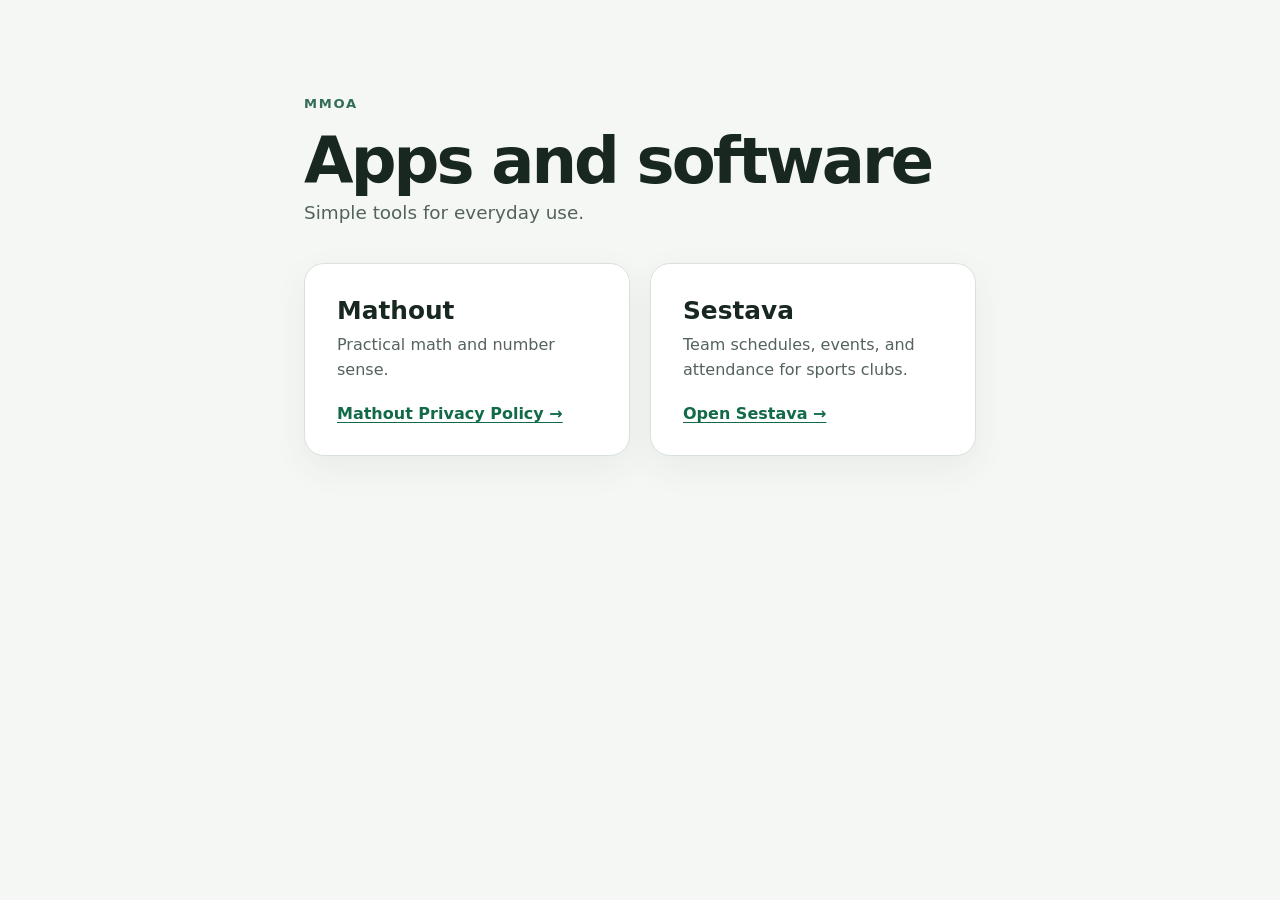
<file: index.html>
<!doctype html>
<html lang="en">
<head>
  <meta charset="utf-8">
  <meta name="viewport" content="width=device-width, initial-scale=1">
  <meta name="color-scheme" content="light dark">
  <title>MMOA · Apps and software</title>
  <style>
    :root { font-family: system-ui, -apple-system, BlinkMacSystemFont, "Segoe UI", sans-serif; color-scheme: light dark; }
    body { margin: 0; background: #f5f7f5; color: #182821; }
    main { max-width: 42rem; margin: min(12vh, 6rem) auto; padding: 0 1.25rem; }
    .eyebrow { color: #326e57; font-size: .82rem; font-weight: 750; letter-spacing: .13em; text-transform: uppercase; }
    h1 { margin: .5rem 0 0; font-size: clamp(2.6rem, 8vw, 4rem); letter-spacing: -.045em; }
    .lead { margin: .25rem 0 2.5rem; color: #53635b; font-size: 1.15rem; }
    article { padding: clamp(1.4rem, 5vw, 2rem); border: 1px solid #d8e2da; border-radius: 1.25rem; background: #fff; box-shadow: 0 12px 35px #183d2610; }
    .products { display: grid; gap: 1.25rem; }
    @media (min-width: 40rem) { .products { grid-template-columns: 1fr 1fr; } }
    h2 { margin: 0 0 .4rem; font-size: 1.55rem; }
    article p { margin: 0 0 1.35rem; color: #53635b; line-height: 1.6; }
    a { color: #126a48; font-weight: 650; text-underline-offset: .2em; }
    a:focus-visible { outline: 3px solid #126a48; outline-offset: 4px; border-radius: 2px; }
    @media (prefers-color-scheme: dark) { body { background: #101b16; color: #edf5ee; } article { background: #192820; border-color: #344b3a; } .lead, article p { color: #b3c6b8; } .eyebrow, a { color: #8de2ae; } a:focus-visible { outline-color: #8de2ae; } }
  </style>
</head>
<body>
  <main>
    <header>
      <p class="eyebrow">MMOA</p>
      <h1>Apps and software</h1>
      <p class="lead">Simple tools for everyday use.</p>
    </header>
    <div class="products">
      <article aria-labelledby="mathout-title">
        <h2 id="mathout-title">Mathout</h2>
        <p>Practical math and number sense.</p>
        <a href="mathout/privacy/">Mathout Privacy Policy →</a>
      </article>
      <article aria-labelledby="sestava-title">
        <h2 id="sestava-title">Sestava</h2>
        <p>Team schedules, events, and attendance for sports clubs.</p>
        <a href="sestava/">Open Sestava →</a>
      </article>
    </div>
  </main>
</body>
</html>
</file>
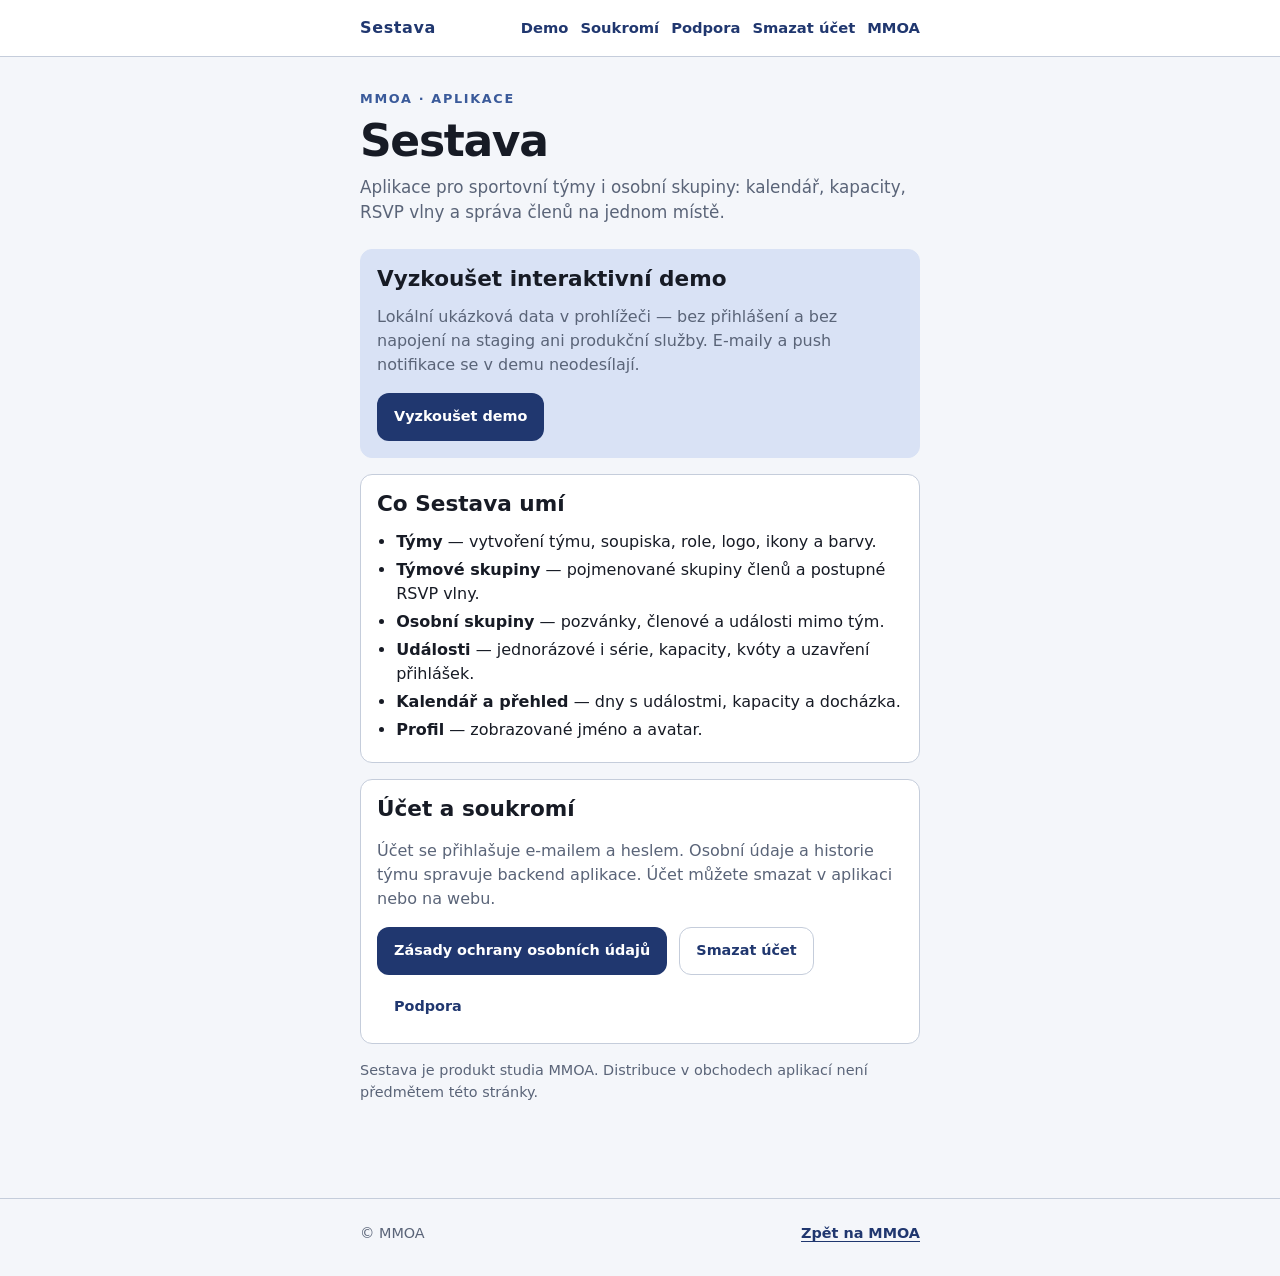
<file: sestava/index.html>
<!doctype html>
<html lang="cs">
<head>
  <meta charset="utf-8">
  <meta name="viewport" content="width=device-width, initial-scale=1">
  <meta name="description" content="Sestava — správa sportovních týmů, událostí a účasti.">
  <title>Sestava · MMOA</title>
  <link rel="stylesheet" href="assets/sestava.css">
</head>
<body class="sestava">
  <header class="site-header">
    <div class="wrap">
      <a class="brand" href="./">Sestava</a>
      <nav class="nav-links" aria-label="Sestava">
        <a href="../demo/">Demo</a>
        <a href="privacy/">Soukromí</a>
        <a href="support/">Podpora</a>
        <a href="delete-account/">Smazat účet</a>
        <a href="../">MMOA</a>
      </nav>
    </div>
  </header>

  <main class="wrap">
    <p class="eyebrow">MMOA · Aplikace</p>
    <h1>Sestava</h1>
    <p class="lead">
      Aplikace pro sportovní týmy i osobní skupiny: kalendář, kapacity, RSVP vlny a správa členů na jednom místě.
    </p>

    <div class="card card--accent">
      <h2 style="margin-top:0">Vyzkoušet interaktivní demo</h2>
      <p class="muted" style="margin-top:0">
        Lokální ukázková data v prohlížeči — bez přihlášení a bez napojení na staging ani produkční služby.
        E-maily a push notifikace se v demu neodesílají.
      </p>
      <div class="actions">
        <a class="btn btn-filled" href="../demo/">Vyzkoušet demo</a>
      </div>
    </div>

    <div class="card">
      <h2 style="margin-top:0">Co Sestava umí</h2>
      <ul>
        <li><strong>Týmy</strong> — vytvoření týmu, soupiska, role, logo, ikony a barvy.</li>
        <li><strong>Týmové skupiny</strong> — pojmenované skupiny členů a postupné RSVP vlny.</li>
        <li><strong>Osobní skupiny</strong> — pozvánky, členové a události mimo tým.</li>
        <li><strong>Události</strong> — jednorázové i série, kapacity, kvóty a uzavření přihlášek.</li>
        <li><strong>Kalendář a přehled</strong> — dny s událostmi, kapacity a docházka.</li>
        <li><strong>Profil</strong> — zobrazované jméno a avatar.</li>
      </ul>
    </div>

    <div class="card">
      <h2 style="margin-top:0">Účet a soukromí</h2>
      <p class="muted">
        Účet se přihlašuje e-mailem a heslem. Osobní údaje a historie týmu spravuje backend aplikace.
        Účet můžete smazat v aplikaci nebo na webu.
      </p>
      <div class="actions">
        <a class="btn btn-filled" href="privacy/">Zásady ochrany osobních údajů</a>
        <a class="btn btn-outlined" href="delete-account/">Smazat účet</a>
        <a class="btn btn-text" href="support/">Podpora</a>
      </div>
    </div>

    <p class="muted" style="font-size:.9rem">
      Sestava je produkt studia MMOA. Distribuce v obchodech aplikací není předmětem této stránky.
    </p>
  </main>

  <footer>
    <div class="wrap">
      <span>© MMOA</span>
      <a href="../">Zpět na MMOA</a>
    </div>
  </footer>
</body>
</html>
</file>
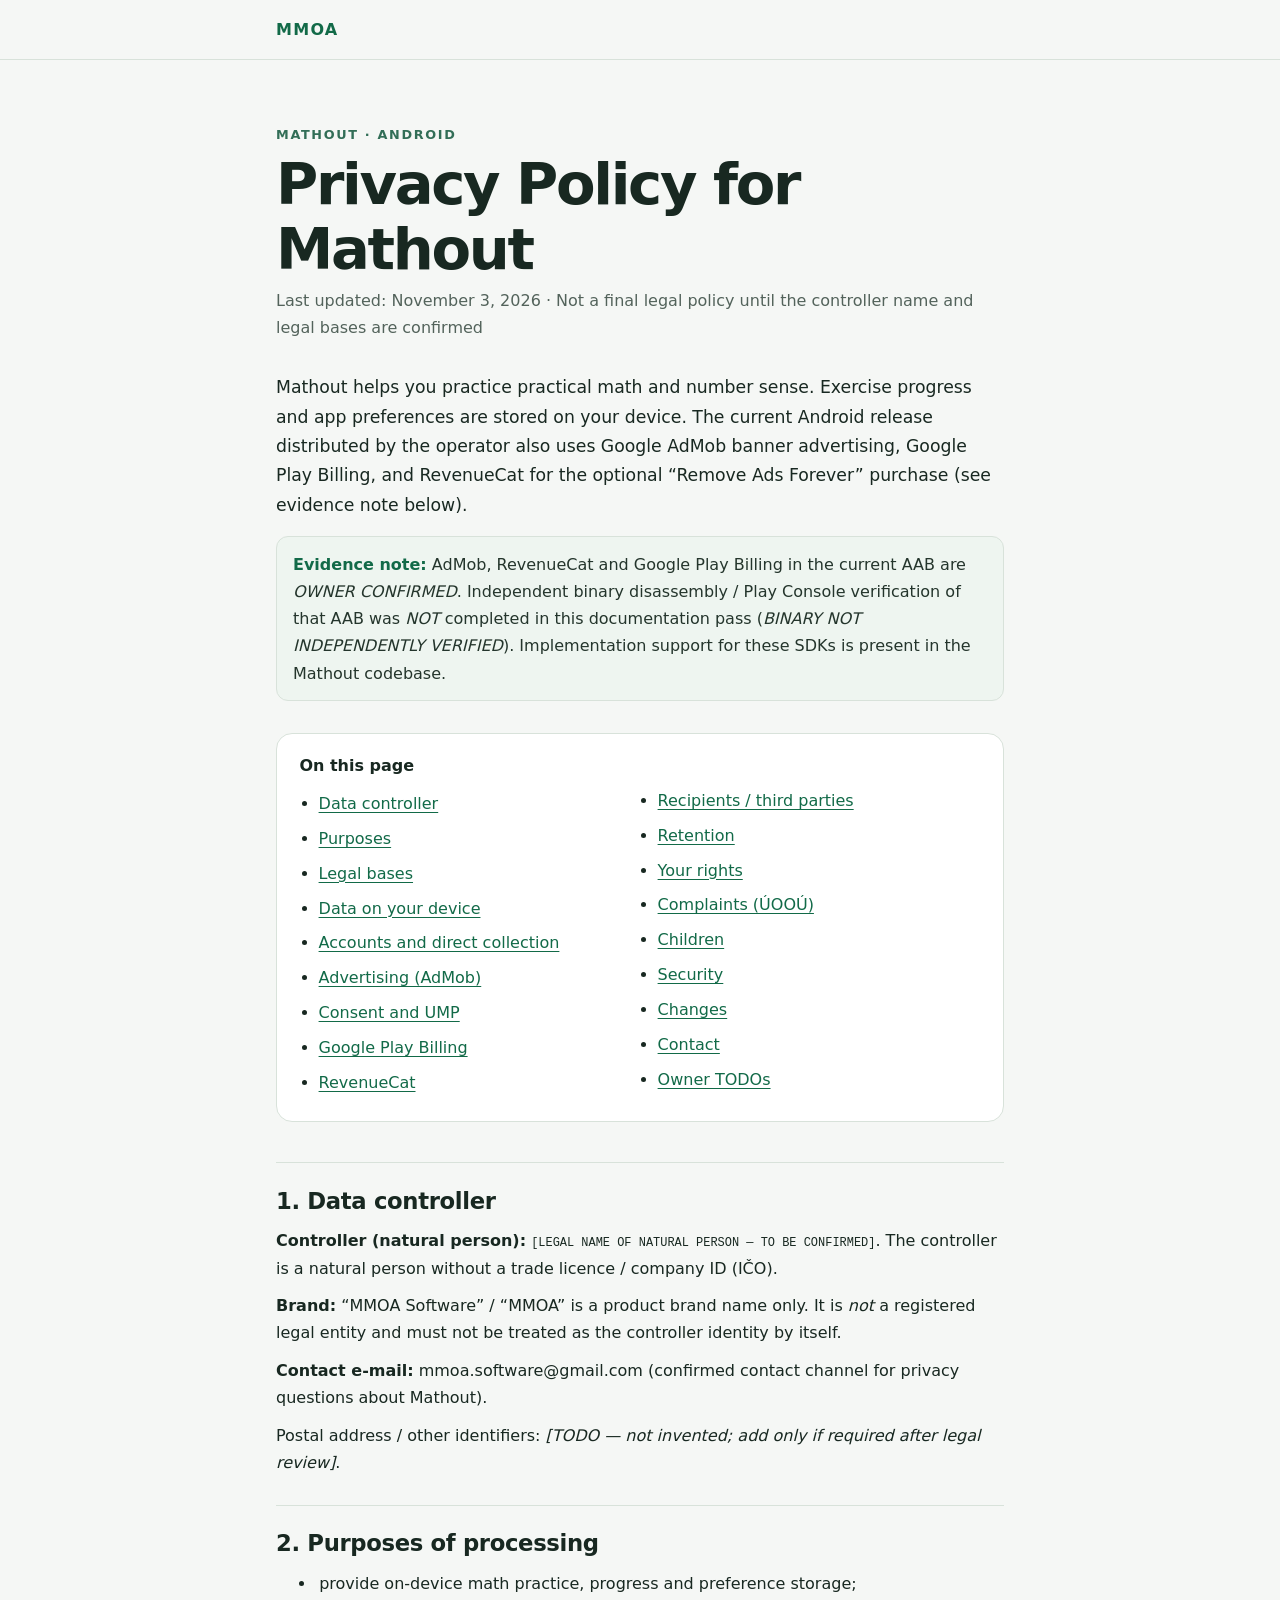
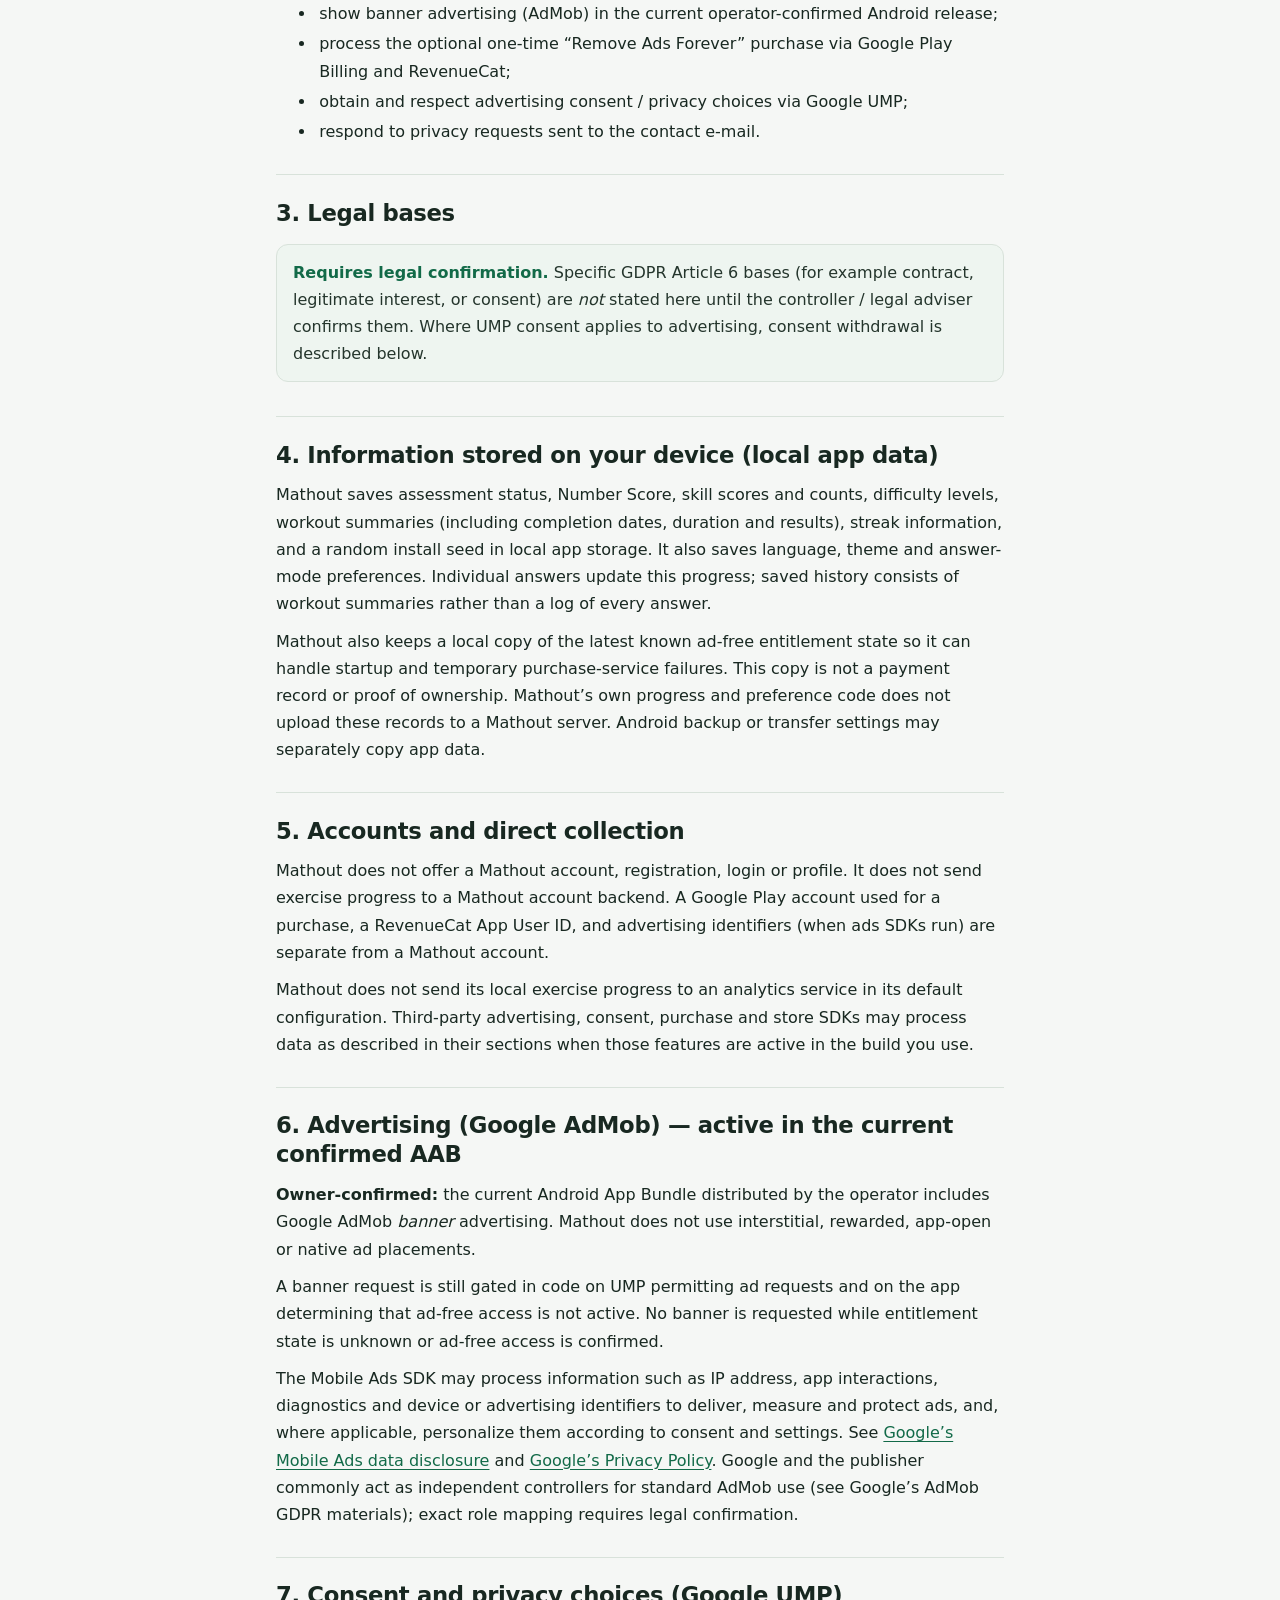
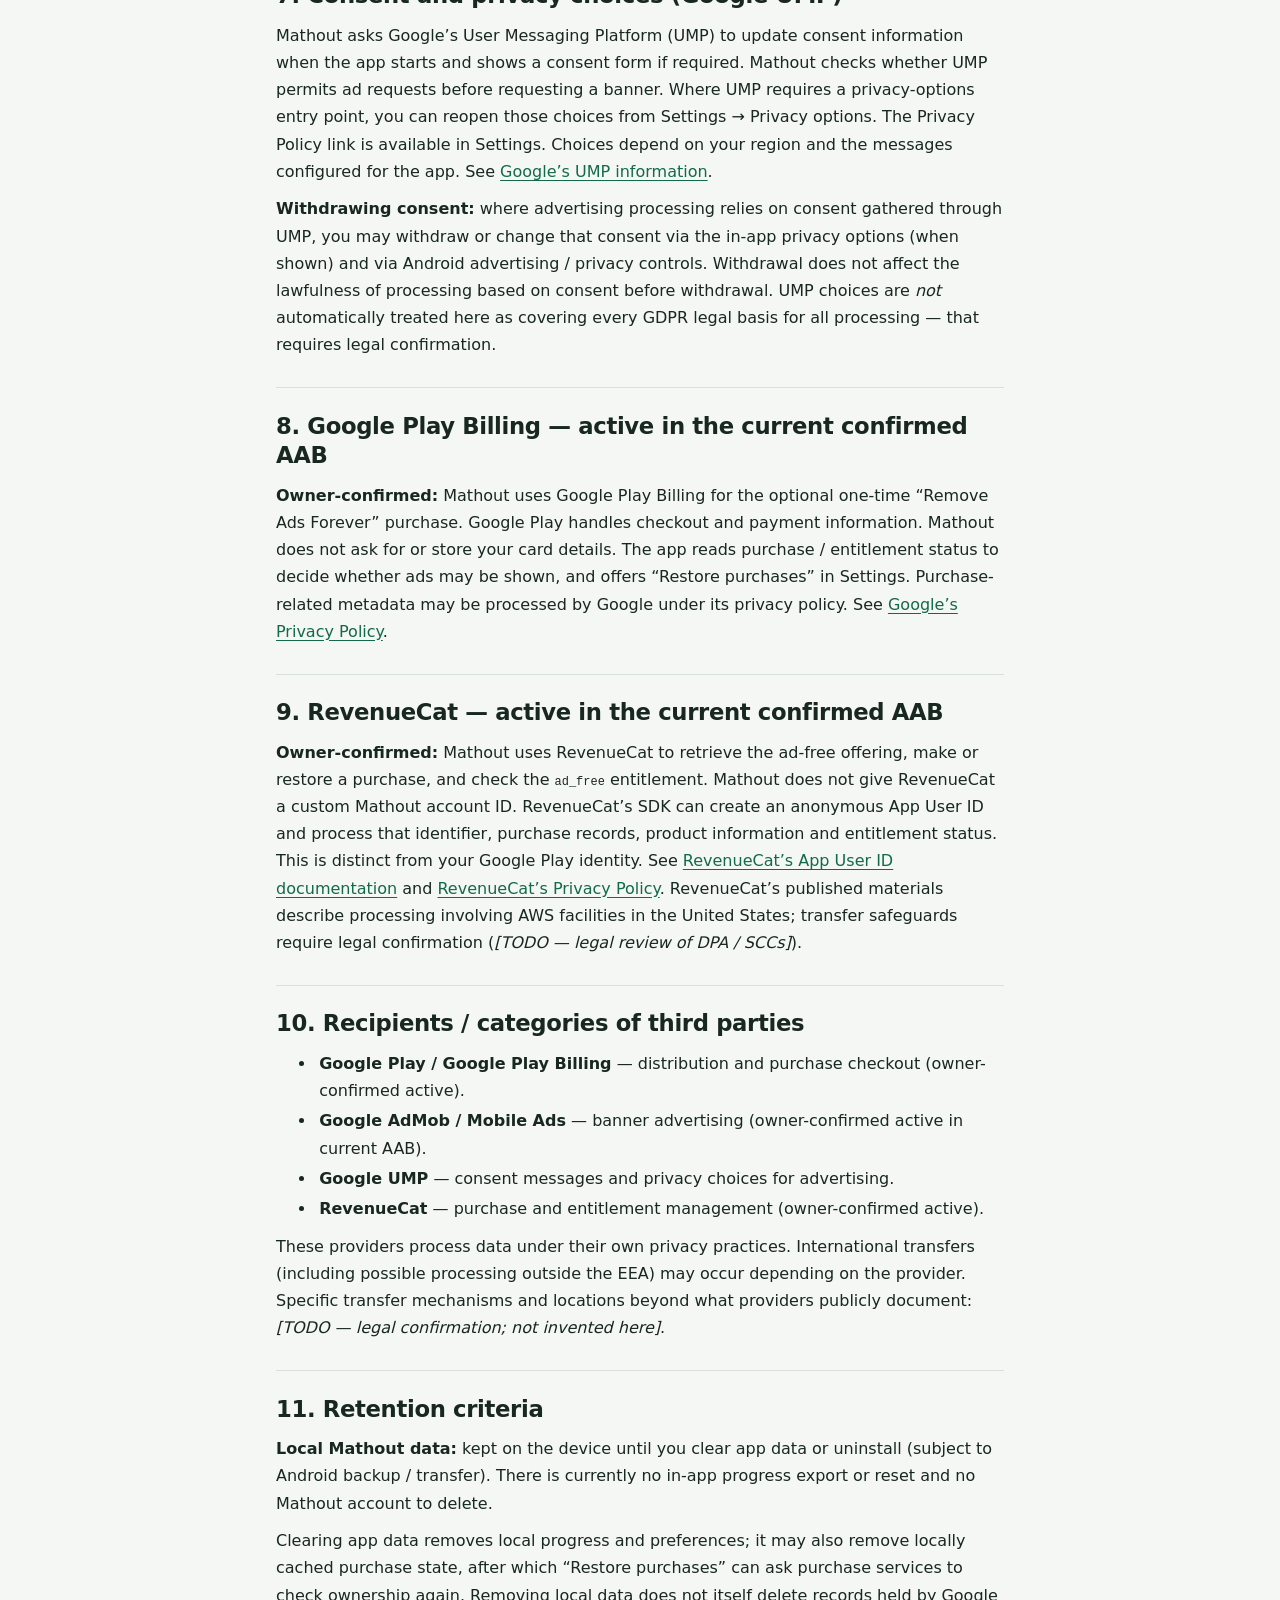
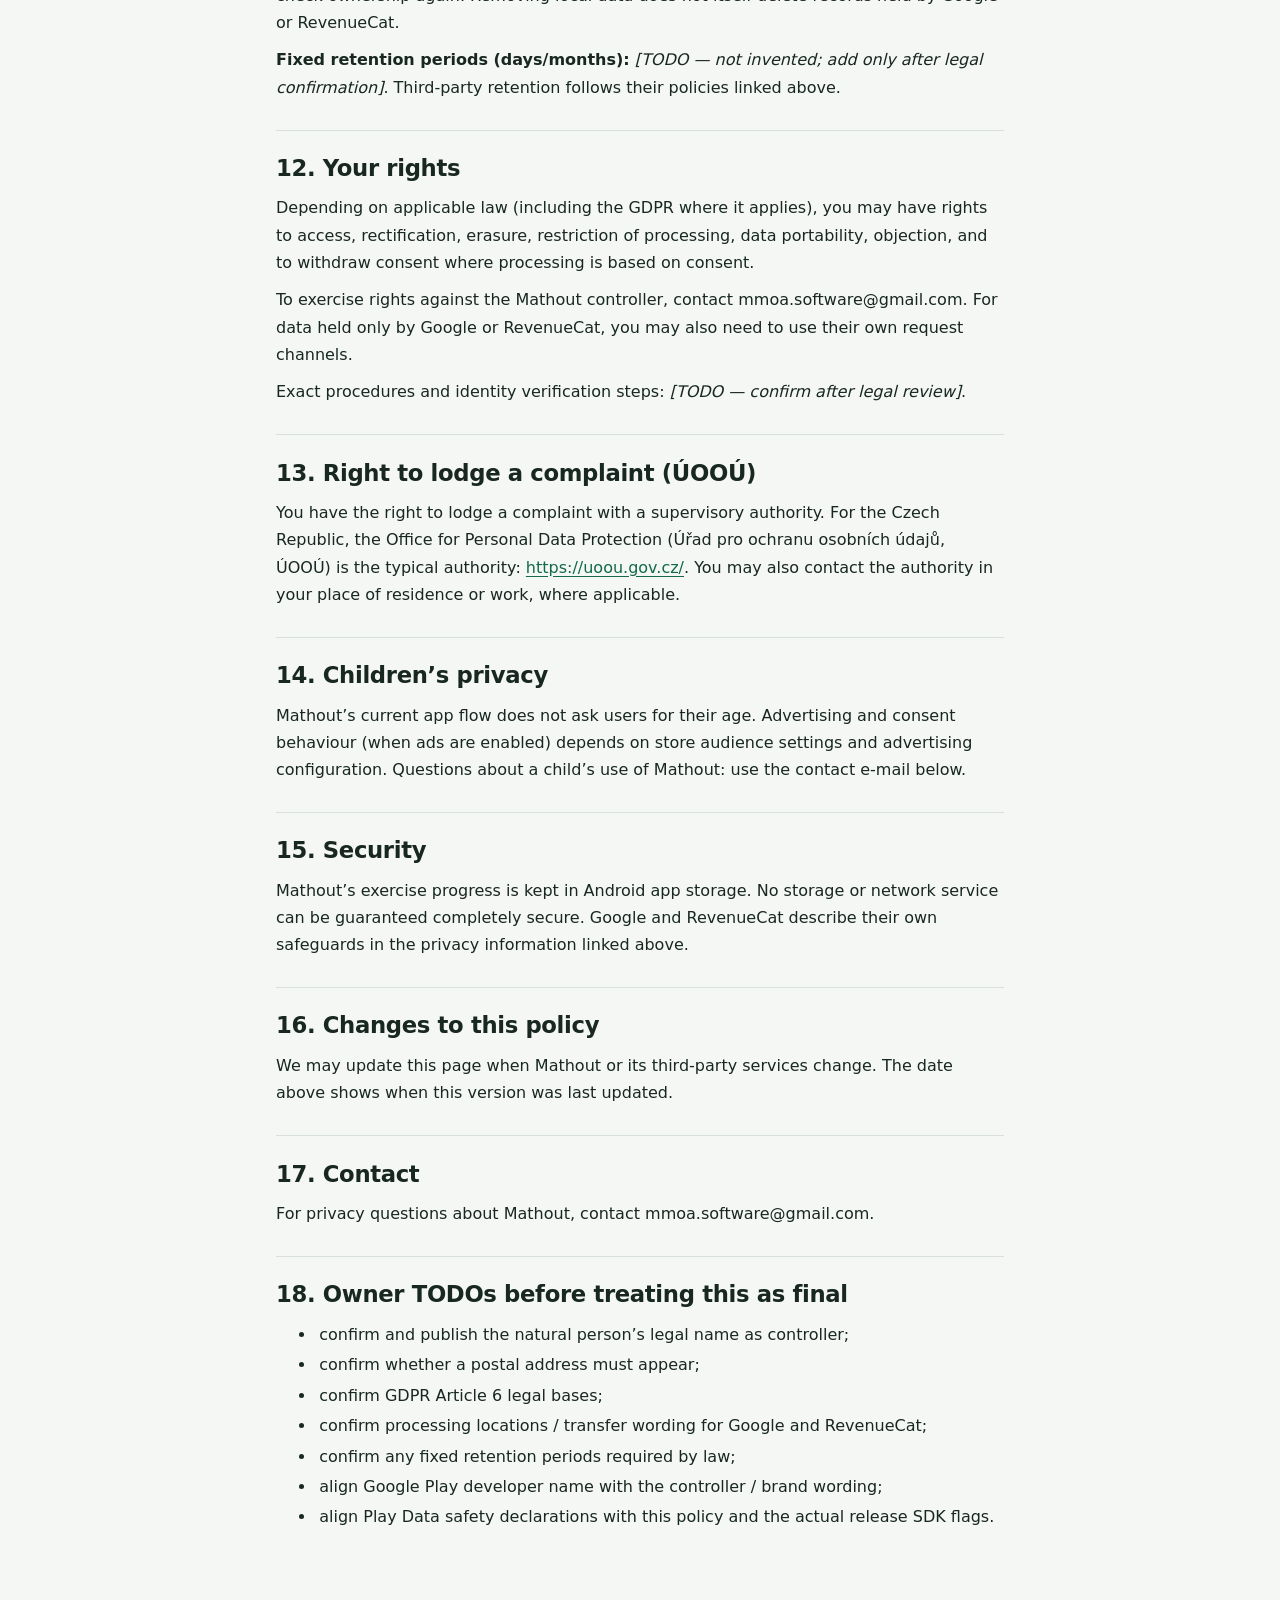
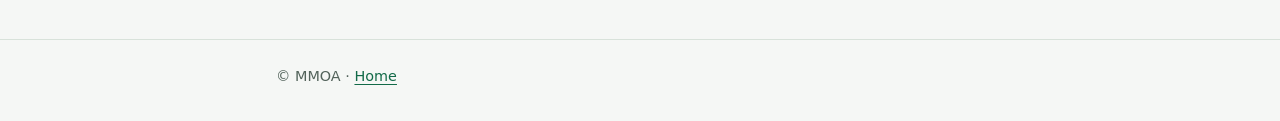
<file: mathout/privacy/index.html>
<!doctype html>
<html lang="en">
<head>
  <meta charset="utf-8">
  <meta name="viewport" content="width=device-width, initial-scale=1">
  <meta name="color-scheme" content="light dark">
  <meta name="description" content="Privacy Policy for the Mathout Android app, including local progress, advertising, consent, and in-app purchases.">
  <title>Privacy Policy for Mathout · MMOA</title>
  <style>
    :root { font-family: system-ui, -apple-system, BlinkMacSystemFont, "Segoe UI", sans-serif; color-scheme: light dark; }
    * { box-sizing: border-box; }
    html { scroll-behavior: smooth; }
    body { margin: 0; background: #f5f7f5; color: #182821; line-height: 1.7; }
    a { color: #126a48; text-underline-offset: .2em; overflow-wrap: anywhere; }
    a:focus-visible { outline: 3px solid #126a48; outline-offset: 3px; border-radius: 2px; }
    .wrap { max-width: 48rem; padding: 0 1.25rem; margin: 0 auto; }
    .site-header { border-bottom: 1px solid #d8e2da; }
    .site-header .wrap { padding-top: 1rem; padding-bottom: 1rem; }
    .brand { font-weight: 750; letter-spacing: .08em; text-decoration: none; }
    main { padding-top: clamp(2rem, 7vw, 4rem) !important; padding-bottom: 5rem !important; }
    .eyebrow { margin: 0; color: #326e57; font-size: .8rem; font-weight: 750; letter-spacing: .13em; text-transform: uppercase; }
    h1 { margin: .45rem 0 .3rem; font-size: clamp(2.2rem, 7vw, 3.6rem); line-height: 1.12; letter-spacing: -.04em; }
    .updated { color: #53635b; margin: 0 0 2rem; }
    .intro { font-size: 1.08rem; }
    nav { margin: 2rem 0 2.5rem; padding: 1.1rem 1.4rem; border: 1px solid #d8e2da; border-radius: 1rem; background: #fff; }
    nav strong { display: block; margin-bottom: .35rem; }
    nav ul { columns: 2; padding-left: 1.2rem; margin: .25rem 0; }
    nav li { break-inside: avoid; padding: .14rem 0; }
    section { padding: 1.15rem 0; border-top: 1px solid #d8e2da; }
    h2 { font-size: 1.42rem; line-height: 1.3; margin: .3rem 0 .7rem; letter-spacing: -.015em; }
    p, ul, ol { margin: .65rem 0; }
    li { padding-left: .2rem; margin: .2rem 0; }
    code { font-size: .92em; }
    .note { margin: 1rem 0; padding: .85rem 1rem; border: 1px solid #d8e2da; border-radius: .75rem; background: #eef5f0; color: #24352c; }
    .note strong { color: #126a48; }
    footer { border-top: 1px solid #d8e2da; padding: 1.5rem 0 2rem; color: #53635b; font-size: .9rem; }
    @media (max-width: 36rem) { nav ul { columns: 1; } }
    @media (prefers-reduced-motion: reduce) { html { scroll-behavior: auto; } }
    @media (prefers-color-scheme: dark) {
      body { background: #101b16; color: #edf5ee; }
      .site-header, section, footer { border-color: #344b3a; }
      nav { background: #192820; border-color: #344b3a; }
      .updated, footer { color: #b3c6b8; }
      .eyebrow, a { color: #8de2ae; }
      a:focus-visible { outline-color: #8de2ae; }
      .note { background: #192820; border-color: #344b3a; color: #edf5ee; }
      .note strong { color: #8de2ae; }
    }
  </style>
</head>
<body>
  <header class="site-header"><div class="wrap"><a class="brand" href="../../">MMOA</a></div></header>
  <main class="wrap">
    <p class="eyebrow">Mathout · Android</p>
    <h1>Privacy Policy for Mathout</h1>
    <p class="updated">Last updated: November 3, 2026 · Not a final legal policy until the controller name and legal bases are confirmed</p>
    <p class="intro">
      Mathout helps you practice practical math and number sense.
      Exercise progress and app preferences are stored on your device.
      The current Android release distributed by the operator also uses Google AdMob
      banner advertising, Google Play Billing, and RevenueCat for the optional
      “Remove Ads Forever” purchase (see evidence note below).
    </p>
    <p class="note">
      <strong>Evidence note:</strong>
      AdMob, RevenueCat and Google Play Billing in the current AAB are
      <em>OWNER CONFIRMED</em>.
      Independent binary disassembly / Play Console verification of that AAB was
      <em>NOT</em> completed in this documentation pass
      (<em>BINARY NOT INDEPENDENTLY VERIFIED</em>).
      Implementation support for these SDKs is present in the Mathout codebase.
    </p>

    <nav aria-label="On this page"><strong>On this page</strong><ul>
      <li><a href="#controller">Data controller</a></li>
      <li><a href="#purposes">Purposes</a></li>
      <li><a href="#legal">Legal bases</a></li>
      <li><a href="#local-data">Data on your device</a></li>
      <li><a href="#accounts">Accounts and direct collection</a></li>
      <li><a href="#advertising">Advertising (AdMob)</a></li>
      <li><a href="#consent">Consent and UMP</a></li>
      <li><a href="#purchases">Google Play Billing</a></li>
      <li><a href="#revenuecat">RevenueCat</a></li>
      <li><a href="#services">Recipients / third parties</a></li>
      <li><a href="#retention">Retention</a></li>
      <li><a href="#rights">Your rights</a></li>
      <li><a href="#complaint">Complaints (ÚOOÚ)</a></li>
      <li><a href="#children">Children</a></li>
      <li><a href="#security">Security</a></li>
      <li><a href="#changes">Changes</a></li>
      <li><a href="#contact">Contact</a></li>
      <li><a href="#todo">Owner TODOs</a></li>
    </ul></nav>

    <section id="controller">
      <h2>1. Data controller</h2>
      <p>
        <strong>Controller (natural person):</strong>
        <code>[LEGAL NAME OF NATURAL PERSON — TO BE CONFIRMED]</code>.
        The controller is a natural person without a trade licence / company ID (IČO).
      </p>
      <p>
        <strong>Brand:</strong> “MMOA Software” / “MMOA” is a product brand name only.
        It is <em>not</em> a registered legal entity and must not be treated as the controller
        identity by itself.
      </p>
      <p>
        <strong>Contact e-mail:</strong> mmoa.software@gmail.com
        (confirmed contact channel for privacy questions about Mathout).
      </p>
      <p>
        Postal address / other identifiers:
        <em>[TODO — not invented; add only if required after legal review]</em>.
      </p>
    </section>

    <section id="purposes">
      <h2>2. Purposes of processing</h2>
      <ul>
        <li>provide on-device math practice, progress and preference storage;</li>
        <li>show banner advertising (AdMob) in the current operator-confirmed Android release;</li>
        <li>process the optional one-time “Remove Ads Forever” purchase via Google Play Billing and RevenueCat;</li>
        <li>obtain and respect advertising consent / privacy choices via Google UMP;</li>
        <li>respond to privacy requests sent to the contact e-mail.</li>
      </ul>
    </section>

    <section id="legal">
      <h2>3. Legal bases</h2>
      <p class="note">
        <strong>Requires legal confirmation.</strong>
        Specific GDPR Article 6 bases (for example contract, legitimate interest, or consent)
        are <em>not</em> stated here until the controller / legal adviser confirms them.
        Where UMP consent applies to advertising, consent withdrawal is described below.
      </p>
    </section>

    <section id="local-data">
      <h2>4. Information stored on your device (local app data)</h2>
      <p>
        Mathout saves assessment status, Number Score, skill scores and counts, difficulty levels,
        workout summaries (including completion dates, duration and results), streak information,
        and a random install seed in local app storage. It also saves language, theme and
        answer-mode preferences. Individual answers update this progress; saved history consists
        of workout summaries rather than a log of every answer.
      </p>
      <p>
        Mathout also keeps a local copy of the latest known ad-free entitlement state so it can
        handle startup and temporary purchase-service failures. This copy is not a payment record
        or proof of ownership. Mathout’s own progress and preference code does not upload these
        records to a Mathout server. Android backup or transfer settings may separately copy app data.
      </p>
    </section>

    <section id="accounts">
      <h2>5. Accounts and direct collection</h2>
      <p>
        Mathout does not offer a Mathout account, registration, login or profile.
        It does not send exercise progress to a Mathout account backend.
        A Google Play account used for a purchase, a RevenueCat App User ID, and advertising
        identifiers (when ads SDKs run) are separate from a Mathout account.
      </p>
      <p>
        Mathout does not send its local exercise progress to an analytics service in its default
        configuration. Third-party advertising, consent, purchase and store SDKs may process data
        as described in their sections when those features are active in the build you use.
      </p>
    </section>

    <section id="advertising">
      <h2>6. Advertising (Google AdMob) — active in the current confirmed AAB</h2>
      <p>
        <strong>Owner-confirmed:</strong> the current Android App Bundle distributed by the
        operator includes Google AdMob <em>banner</em> advertising.
        Mathout does not use interstitial, rewarded, app-open or native ad placements.
      </p>
      <p>
        A banner request is still gated in code on UMP permitting ad requests and on the app
        determining that ad-free access is not active. No banner is requested while entitlement
        state is unknown or ad-free access is confirmed.
      </p>
      <p>
        The Mobile Ads SDK may process information such as IP address, app interactions,
        diagnostics and device or advertising identifiers to deliver, measure and protect ads,
        and, where applicable, personalize them according to consent and settings.
        See <a href="https://developers.google.com/admob/android/privacy/play-data-disclosure">Google’s Mobile Ads data disclosure</a>
        and <a href="https://policies.google.com/privacy">Google’s Privacy Policy</a>.
        Google and the publisher commonly act as independent controllers for standard AdMob use
        (see Google’s AdMob GDPR materials); exact role mapping requires legal confirmation.
      </p>
    </section>

    <section id="consent">
      <h2>7. Consent and privacy choices (Google UMP)</h2>
      <p>
        Mathout asks Google’s User Messaging Platform (UMP) to update consent information when
        the app starts and shows a consent form if required. Mathout checks whether UMP permits
        ad requests before requesting a banner. Where UMP requires a privacy-options entry point,
        you can reopen those choices from Settings → Privacy options. The Privacy Policy link is
        available in Settings. Choices depend on your region and the messages configured for the app.
        See <a href="https://developers.google.com/admob/flutter/privacy">Google’s UMP information</a>.
      </p>
      <p>
        <strong>Withdrawing consent:</strong> where advertising processing relies on consent
        gathered through UMP, you may withdraw or change that consent via the in-app privacy
        options (when shown) and via Android advertising / privacy controls. Withdrawal does not
        affect the lawfulness of processing based on consent before withdrawal.
        UMP choices are <em>not</em> automatically treated here as covering every GDPR legal basis
        for all processing — that requires legal confirmation.
      </p>
    </section>

    <section id="purchases">
      <h2>8. Google Play Billing — active in the current confirmed AAB</h2>
      <p>
        <strong>Owner-confirmed:</strong> Mathout uses Google Play Billing for the optional
        one-time “Remove Ads Forever” purchase. Google Play handles checkout and payment
        information. Mathout does not ask for or store your card details. The app reads purchase /
        entitlement status to decide whether ads may be shown, and offers “Restore purchases”
        in Settings. Purchase-related metadata may be processed by Google under its privacy policy.
        See <a href="https://policies.google.com/privacy">Google’s Privacy Policy</a>.
      </p>
    </section>

    <section id="revenuecat">
      <h2>9. RevenueCat — active in the current confirmed AAB</h2>
      <p>
        <strong>Owner-confirmed:</strong> Mathout uses RevenueCat to retrieve the ad-free
        offering, make or restore a purchase, and check the <code>ad_free</code> entitlement.
        Mathout does not give RevenueCat a custom Mathout account ID. RevenueCat’s SDK can create
        an anonymous App User ID and process that identifier, purchase records, product information
        and entitlement status. This is distinct from your Google Play identity.
        See <a href="https://www.revenuecat.com/docs/customers/user-ids">RevenueCat’s App User ID documentation</a>
        and <a href="https://www.revenuecat.com/privacy">RevenueCat’s Privacy Policy</a>.
        RevenueCat’s published materials describe processing involving AWS facilities in the
        United States; transfer safeguards require legal confirmation
        (<em>[TODO — legal review of DPA / SCCs]</em>).
      </p>
    </section>

    <section id="services">
      <h2>10. Recipients / categories of third parties</h2>
      <ul>
        <li><strong>Google Play / Google Play Billing</strong> — distribution and purchase checkout (owner-confirmed active).</li>
        <li><strong>Google AdMob / Mobile Ads</strong> — banner advertising (owner-confirmed active in current AAB).</li>
        <li><strong>Google UMP</strong> — consent messages and privacy choices for advertising.</li>
        <li><strong>RevenueCat</strong> — purchase and entitlement management (owner-confirmed active).</li>
      </ul>
      <p>
        These providers process data under their own privacy practices. International transfers
        (including possible processing outside the EEA) may occur depending on the provider.
        Specific transfer mechanisms and locations beyond what providers publicly document:
        <em>[TODO — legal confirmation; not invented here]</em>.
      </p>
    </section>

    <section id="retention">
      <h2>11. Retention criteria</h2>
      <p>
        <strong>Local Mathout data:</strong> kept on the device until you clear app data or
        uninstall (subject to Android backup / transfer). There is currently no in-app progress
        export or reset and no Mathout account to delete.
      </p>
      <p>
        Clearing app data removes local progress and preferences; it may also remove locally
        cached purchase state, after which “Restore purchases” can ask purchase services to check
        ownership again. Removing local data does not itself delete records held by Google or
        RevenueCat.
      </p>
      <p>
        <strong>Fixed retention periods (days/months):</strong>
        <em>[TODO — not invented; add only after legal confirmation]</em>.
        Third-party retention follows their policies linked above.
      </p>
    </section>

    <section id="rights">
      <h2>12. Your rights</h2>
      <p>
        Depending on applicable law (including the GDPR where it applies), you may have rights to
        access, rectification, erasure, restriction of processing, data portability, objection,
        and to withdraw consent where processing is based on consent.
      </p>
      <p>
        To exercise rights against the Mathout controller, contact
        <span>mmoa.software@gmail.com</span>.
        For data held only by Google or RevenueCat, you may also need to use their own request channels.
      </p>
      <p>
        Exact procedures and identity verification steps:
        <em>[TODO — confirm after legal review]</em>.
      </p>
    </section>

    <section id="complaint">
      <h2>13. Right to lodge a complaint (ÚOOÚ)</h2>
      <p>
        You have the right to lodge a complaint with a supervisory authority.
        For the Czech Republic, the Office for Personal Data Protection (Úřad pro ochranu
        osobních údajů, ÚOOÚ) is the typical authority:
        <a href="https://uoou.gov.cz/">https://uoou.gov.cz/</a>.
        You may also contact the authority in your place of residence or work, where applicable.
      </p>
    </section>

    <section id="children">
      <h2>14. Children’s privacy</h2>
      <p>
        Mathout’s current app flow does not ask users for their age. Advertising and consent
        behaviour (when ads are enabled) depends on store audience settings and advertising
        configuration. Questions about a child’s use of Mathout: use the contact e-mail below.
      </p>
    </section>

    <section id="security">
      <h2>15. Security</h2>
      <p>
        Mathout’s exercise progress is kept in Android app storage. No storage or network service
        can be guaranteed completely secure. Google and RevenueCat describe their own safeguards
        in the privacy information linked above.
      </p>
    </section>

    <section id="changes">
      <h2>16. Changes to this policy</h2>
      <p>We may update this page when Mathout or its third-party services change. The date above shows when this version was last updated.</p>
    </section>

    <section id="contact">
      <h2>17. Contact</h2>
      <p>For privacy questions about Mathout, contact <span>mmoa.software@gmail.com</span>.</p>
    </section>

    <section id="todo">
      <h2>18. Owner TODOs before treating this as final</h2>
      <ul>
        <li>confirm and publish the natural person’s legal name as controller;</li>
        <li>confirm whether a postal address must appear;</li>
        <li>confirm GDPR Article 6 legal bases;</li>
        <li>confirm processing locations / transfer wording for Google and RevenueCat;</li>
        <li>confirm any fixed retention periods required by law;</li>
        <li>align Google Play developer name with the controller / brand wording;</li>
        <li>align Play Data safety declarations with this policy and the actual release SDK flags.</li>
      </ul>
    </section>
  </main>
  <footer><div class="wrap">© MMOA · <a href="../../">Home</a></div></footer>
</body>
</html>
</file>
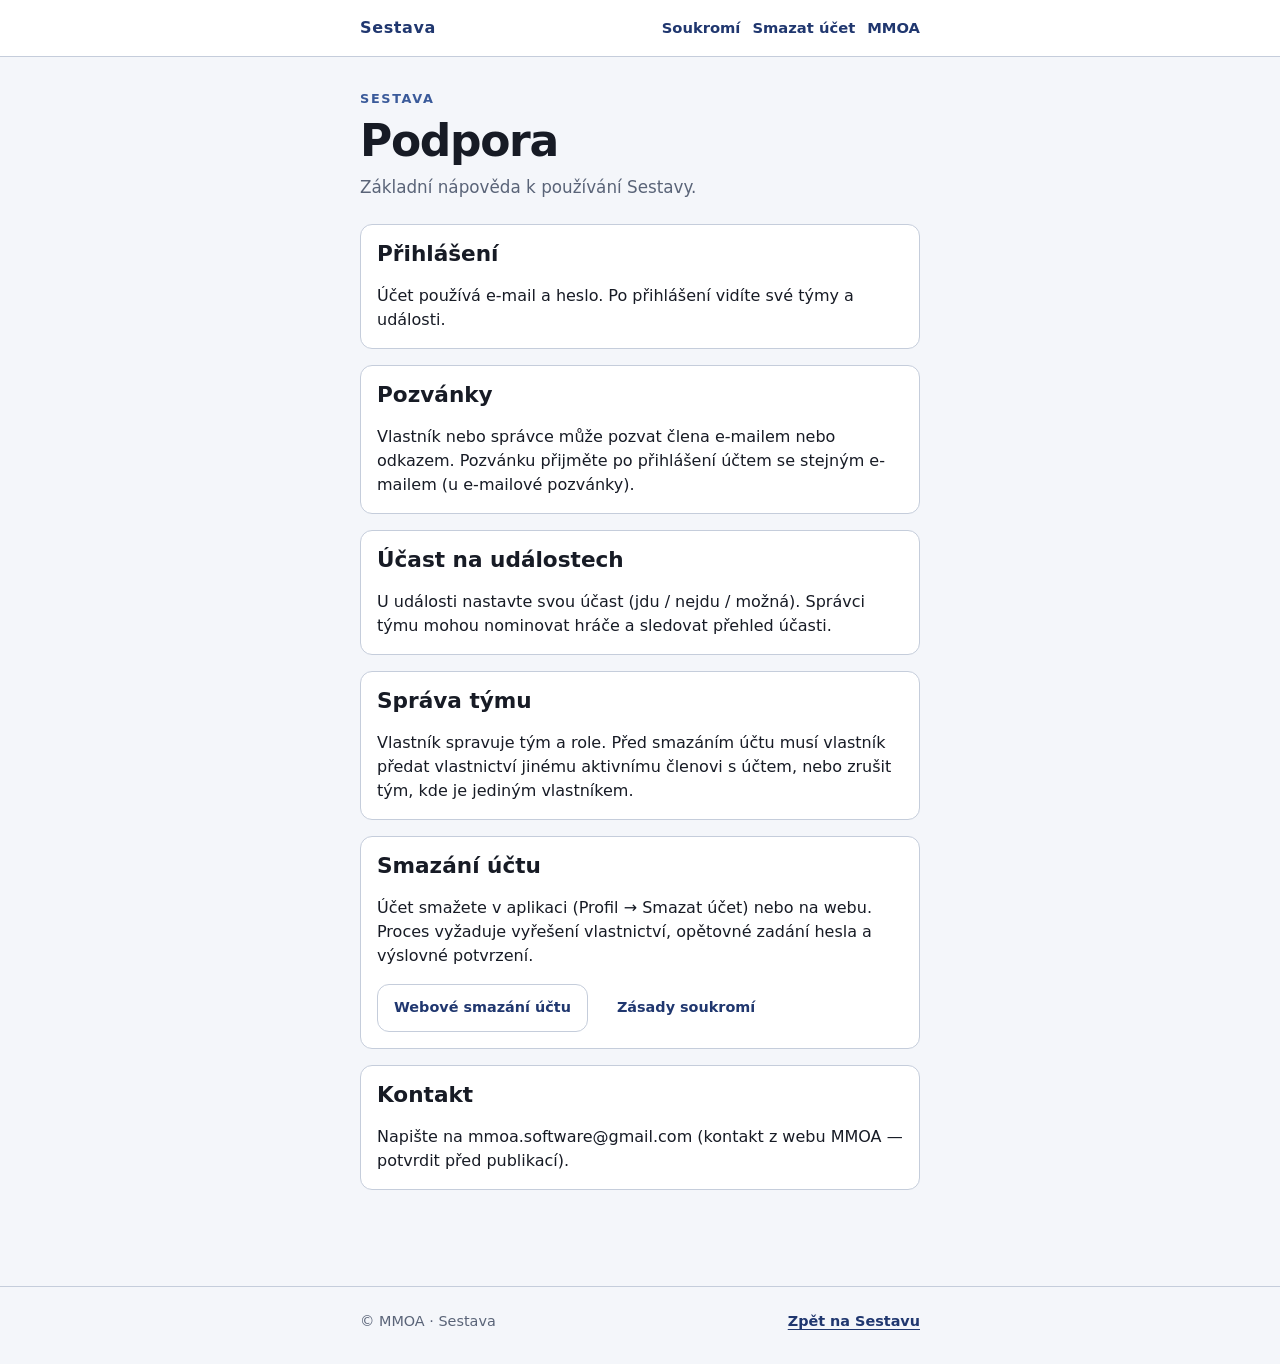
<file: sestava/support/index.html>
<!doctype html>
<html lang="cs">
<head>
  <meta charset="utf-8">
  <meta name="viewport" content="width=device-width, initial-scale=1">
  <meta name="description" content="Podpora aplikace Sestava.">
  <title>Podpora · Sestava</title>
  <link rel="stylesheet" href="../assets/sestava.css">
</head>
<body class="sestava">
  <header class="site-header">
    <div class="wrap">
      <a class="brand" href="../">Sestava</a>
      <nav class="nav-links" aria-label="Sestava">
        <a href="../privacy/">Soukromí</a>
        <a href="../delete-account/">Smazat účet</a>
        <a href="../../">MMOA</a>
      </nav>
    </div>
  </header>

  <main class="wrap">
    <p class="eyebrow">Sestava</p>
    <h1>Podpora</h1>
    <p class="lead">Základní nápověda k používání Sestavy.</p>

    <div class="card">
      <h2 style="margin-top:0">Přihlášení</h2>
      <p>Účet používá e-mail a heslo. Po přihlášení vidíte své týmy a události.</p>
    </div>

    <div class="card">
      <h2 style="margin-top:0">Pozvánky</h2>
      <p>
        Vlastník nebo správce může pozvat člena e-mailem nebo odkazem.
        Pozvánku přijměte po přihlášení účtem se stejným e-mailem (u e-mailové pozvánky).
      </p>
    </div>

    <div class="card">
      <h2 style="margin-top:0">Účast na událostech</h2>
      <p>
        U události nastavte svou účast (jdu / nejdu / možná).
        Správci týmu mohou nominovat hráče a sledovat přehled účasti.
      </p>
    </div>

    <div class="card">
      <h2 style="margin-top:0">Správa týmu</h2>
      <p>
        Vlastník spravuje tým a role. Před smazáním účtu musí vlastník předat
        vlastnictví jinému aktivnímu členovi s účtem, nebo zrušit tým, kde je jediným vlastníkem.
      </p>
    </div>

    <div class="card">
      <h2 style="margin-top:0">Smazání účtu</h2>
      <p>
        Účet smažete v aplikaci (Profil → Smazat účet) nebo na webu.
        Proces vyžaduje vyřešení vlastnictví, opětovné zadání hesla a výslovné potvrzení.
      </p>
      <div class="actions">
        <a class="btn btn-outlined" href="../delete-account/">Webové smazání účtu</a>
        <a class="btn btn-text" href="../privacy/">Zásady soukromí</a>
      </div>
    </div>

    <div class="card">
      <h2 style="margin-top:0">Kontakt</h2>
      <p>
        Napište na <span>mmoa.software@gmail.com</span>
        (kontakt z webu MMOA — potvrdit před publikací).
      </p>
    </div>
  </main>

  <footer>
    <div class="wrap">
      <span>© MMOA · Sestava</span>
      <a href="../">Zpět na Sestavu</a>
    </div>
  </footer>
</body>
</html>
</file>
<file: sestava/assets/sestava.css>
/* Sestava design tokens — mirrored from Flutter lib/app/theme.dart (light default).
   Scoped to .sestava pages only. Do not load on MMOA home / MathOut. */

.sestava {
  --s-primary: #20376f;
  --s-secondary: #3a5a9a;
  --s-accent: #e72b4b;
  --s-accent-strong: #b91c3a;
  --s-bg: #f4f6fa;
  --s-surface: #ffffff;
  --s-on-surface: #171b25;
  --s-on-surface-variant: #5a6478;
  --s-outline: #c5cddb;
  --s-surface-variant: #e8ecf4;
  --s-primary-container: #d9e2f5;
  --s-on-primary: #ffffff;
  --s-success: #1b7a4e;
  --s-warning: #b86a00;
  --s-error: #c62828;
  --s-error-container: #fdecea;
  --s-radius: 12px;
  --s-space-xs: 4px;
  --s-space-sm: 8px;
  --s-space-md: 12px;
  --s-space-lg: 16px;
  --s-space-xl: 24px;
  --s-space-xxl: 32px;
  --s-page-max: 560px;
  --s-font: system-ui, -apple-system, BlinkMacSystemFont, "Segoe UI", sans-serif;
  --s-focus: 3px solid var(--s-primary);

  box-sizing: border-box;
  margin: 0;
  min-height: 100vh;
  font-family: var(--s-font);
  background: var(--s-bg);
  color: var(--s-on-surface);
  line-height: 1.5;
  color-scheme: light;
}

.sestava *,
.sestava *::before,
.sestava *::after {
  box-sizing: border-box;
}

.sestava a {
  color: var(--s-primary);
  font-weight: 650;
  text-underline-offset: 0.2em;
}

.sestava a:focus-visible {
  outline: var(--s-focus);
  outline-offset: 3px;
  border-radius: 2px;
}

.sestava .wrap {
  width: min(100% - 2.5rem, var(--s-page-max));
  margin-inline: auto;
}

.sestava .site-header {
  border-bottom: 1px solid var(--s-outline);
  background: var(--s-surface);
}

.sestava .site-header .wrap {
  display: flex;
  flex-wrap: wrap;
  align-items: center;
  justify-content: space-between;
  gap: var(--s-space-sm);
  padding-block: var(--s-space-lg);
}

.sestava .brand {
  color: var(--s-primary);
  font-weight: 750;
  letter-spacing: 0.04em;
  text-decoration: none;
}

.sestava .nav-links {
  display: flex;
  flex-wrap: wrap;
  gap: var(--s-space-md);
  font-size: 0.92rem;
}

.sestava .nav-links a {
  text-decoration: none;
}

.sestava .nav-links a:hover {
  text-decoration: underline;
}

.sestava main.wrap {
  padding-block: var(--s-space-xxl) 5rem;
}

.sestava .eyebrow {
  margin: 0;
  color: var(--s-secondary);
  font-size: 0.8rem;
  font-weight: 750;
  letter-spacing: 0.13em;
  text-transform: uppercase;
}

.sestava h1 {
  margin: var(--s-space-sm) 0 var(--s-space-sm);
  font-size: clamp(2rem, 7vw, 2.75rem);
  line-height: 1.15;
  font-weight: 700;
  letter-spacing: -0.03em;
}

.sestava h2 {
  margin: var(--s-space-xl) 0 var(--s-space-md);
  font-size: 1.35rem;
  font-weight: 600;
  line-height: 1.25;
}

.sestava h3 {
  margin: 0 0 var(--s-space-sm);
  font-size: 1rem;
  font-weight: 600;
}

.sestava .lead,
.sestava .muted {
  color: var(--s-on-surface-variant);
}

.sestava .lead {
  font-size: 1.05rem;
  margin: 0 0 var(--s-space-xl);
}

.sestava .card {
  padding: var(--s-space-lg);
  border: 1px solid var(--s-outline);
  border-radius: var(--s-radius);
  background: var(--s-surface);
  margin-bottom: var(--s-space-lg);
}

.sestava .card--accent {
  border-color: var(--s-primary-container);
  background: var(--s-primary-container);
}

.sestava .card p:last-child,
.sestava .card ul:last-child {
  margin-bottom: 0;
}

.sestava ul {
  padding-left: 1.2rem;
  margin: var(--s-space-sm) 0;
}

.sestava li {
  margin: var(--s-space-xs) 0;
}

.sestava .stack {
  display: grid;
  gap: var(--s-space-md);
}

.sestava .actions {
  display: flex;
  flex-wrap: wrap;
  gap: var(--s-space-md);
  margin-top: var(--s-space-lg);
}

.sestava .btn {
  display: inline-flex;
  align-items: center;
  justify-content: center;
  min-height: 48px;
  padding: 0 var(--s-space-lg);
  border-radius: var(--s-radius);
  border: 1px solid transparent;
  font: inherit;
  font-weight: 600;
  font-size: 0.9rem;
  text-decoration: none;
  cursor: pointer;
}

.sestava .btn:disabled {
  opacity: 0.55;
  cursor: not-allowed;
}

.sestava .btn:focus-visible {
  outline: var(--s-focus);
  outline-offset: 3px;
}

.sestava .btn-filled {
  background: var(--s-primary);
  color: var(--s-on-primary);
}

.sestava .btn-filled:hover:not(:disabled) {
  background: var(--s-secondary);
}

.sestava .btn-danger {
  background: var(--s-error);
  color: #fff;
}

.sestava .btn-danger:hover:not(:disabled) {
  background: var(--s-accent-strong);
}

.sestava .btn-outlined {
  background: transparent;
  border-color: var(--s-outline);
  color: var(--s-primary);
}

.sestava .btn-text {
  background: transparent;
  color: var(--s-primary);
  min-height: 40px;
}

.sestava .banner {
  padding: var(--s-space-md) var(--s-space-lg);
  border-radius: var(--s-radius);
  margin-bottom: var(--s-space-lg);
  font-size: 0.92rem;
}

.sestava .banner--warn {
  background: #fff6e8;
  border: 1px solid #f0d2a0;
  color: var(--s-warning);
}

.sestava .banner--error {
  background: var(--s-error-container);
  border: 1px solid #f0b4b4;
  color: var(--s-error);
}

.sestava .banner--ok {
  background: #e6f5ec;
  border: 1px solid #a8d9bc;
  color: var(--s-success);
}

.sestava .banner--info {
  background: var(--s-primary-container);
  border: 1px solid var(--s-outline);
  color: var(--s-primary);
}

.sestava .draft-badge {
  display: inline-block;
  margin-left: var(--s-space-sm);
  padding: 2px 8px;
  border-radius: 999px;
  background: var(--s-surface-variant);
  color: var(--s-on-surface-variant);
  font-size: 0.75rem;
  font-weight: 700;
  letter-spacing: 0.06em;
  vertical-align: middle;
}

.sestava label {
  display: block;
  font-weight: 600;
  font-size: 0.875rem;
  margin-bottom: var(--s-space-xs);
}

.sestava .field {
  margin-bottom: var(--s-space-lg);
}

.sestava input[type="email"],
.sestava input[type="password"],
.sestava input[type="text"] {
  width: 100%;
  min-height: 48px;
  padding: var(--s-space-md) var(--s-space-lg);
  border: 1px solid var(--s-outline);
  border-radius: var(--s-radius);
  background: var(--s-surface);
  color: var(--s-on-surface);
  font: inherit;
}

.sestava input:focus-visible {
  outline: var(--s-focus);
  outline-offset: 2px;
}

.sestava .sr-only {
  position: absolute;
  width: 1px;
  height: 1px;
  padding: 0;
  margin: -1px;
  overflow: hidden;
  clip: rect(0, 0, 0, 0);
  border: 0;
}

.sestava footer {
  border-top: 1px solid var(--s-outline);
  padding: var(--s-space-xl) 0 var(--s-space-xxl);
  color: var(--s-on-surface-variant);
  font-size: 0.9rem;
}

.sestava footer .wrap {
  display: flex;
  flex-wrap: wrap;
  gap: var(--s-space-md);
  justify-content: space-between;
}

.sestava .toc {
  padding: var(--s-space-lg);
  border: 1px solid var(--s-outline);
  border-radius: var(--s-radius);
  background: var(--s-surface);
  margin: var(--s-space-xl) 0;
}

.sestava .toc ul {
  columns: 2;
  margin: var(--s-space-xs) 0 0;
}

.sestava section {
  padding: var(--s-space-lg) 0;
  border-top: 1px solid var(--s-outline);
}

.sestava .hidden {
  display: none !important;
}

.sestava .busy {
  opacity: 0.7;
  pointer-events: none;
}

@media (max-width: 36rem) {
  .sestava .toc ul {
    columns: 1;
  }
}

@media (prefers-reduced-motion: reduce) {
  .sestava * {
    scroll-behavior: auto !important;
  }
}
</file>
